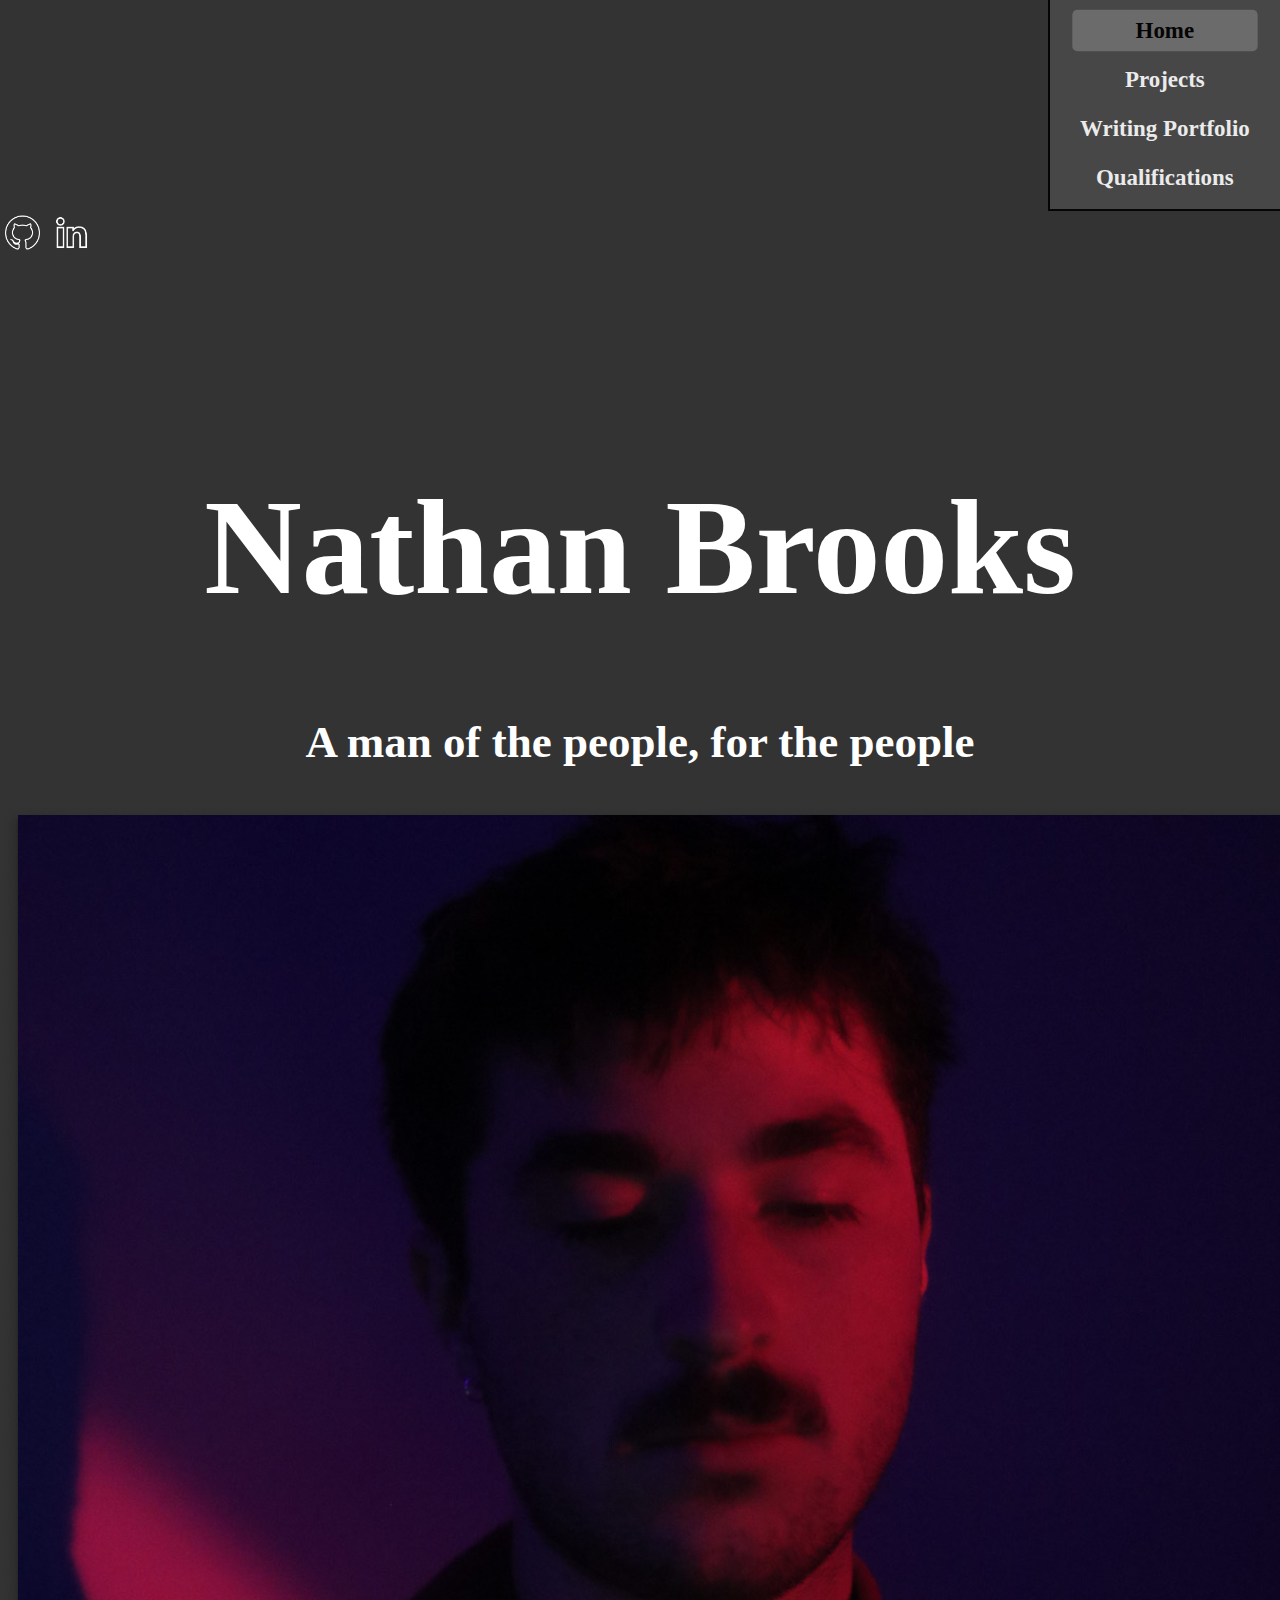
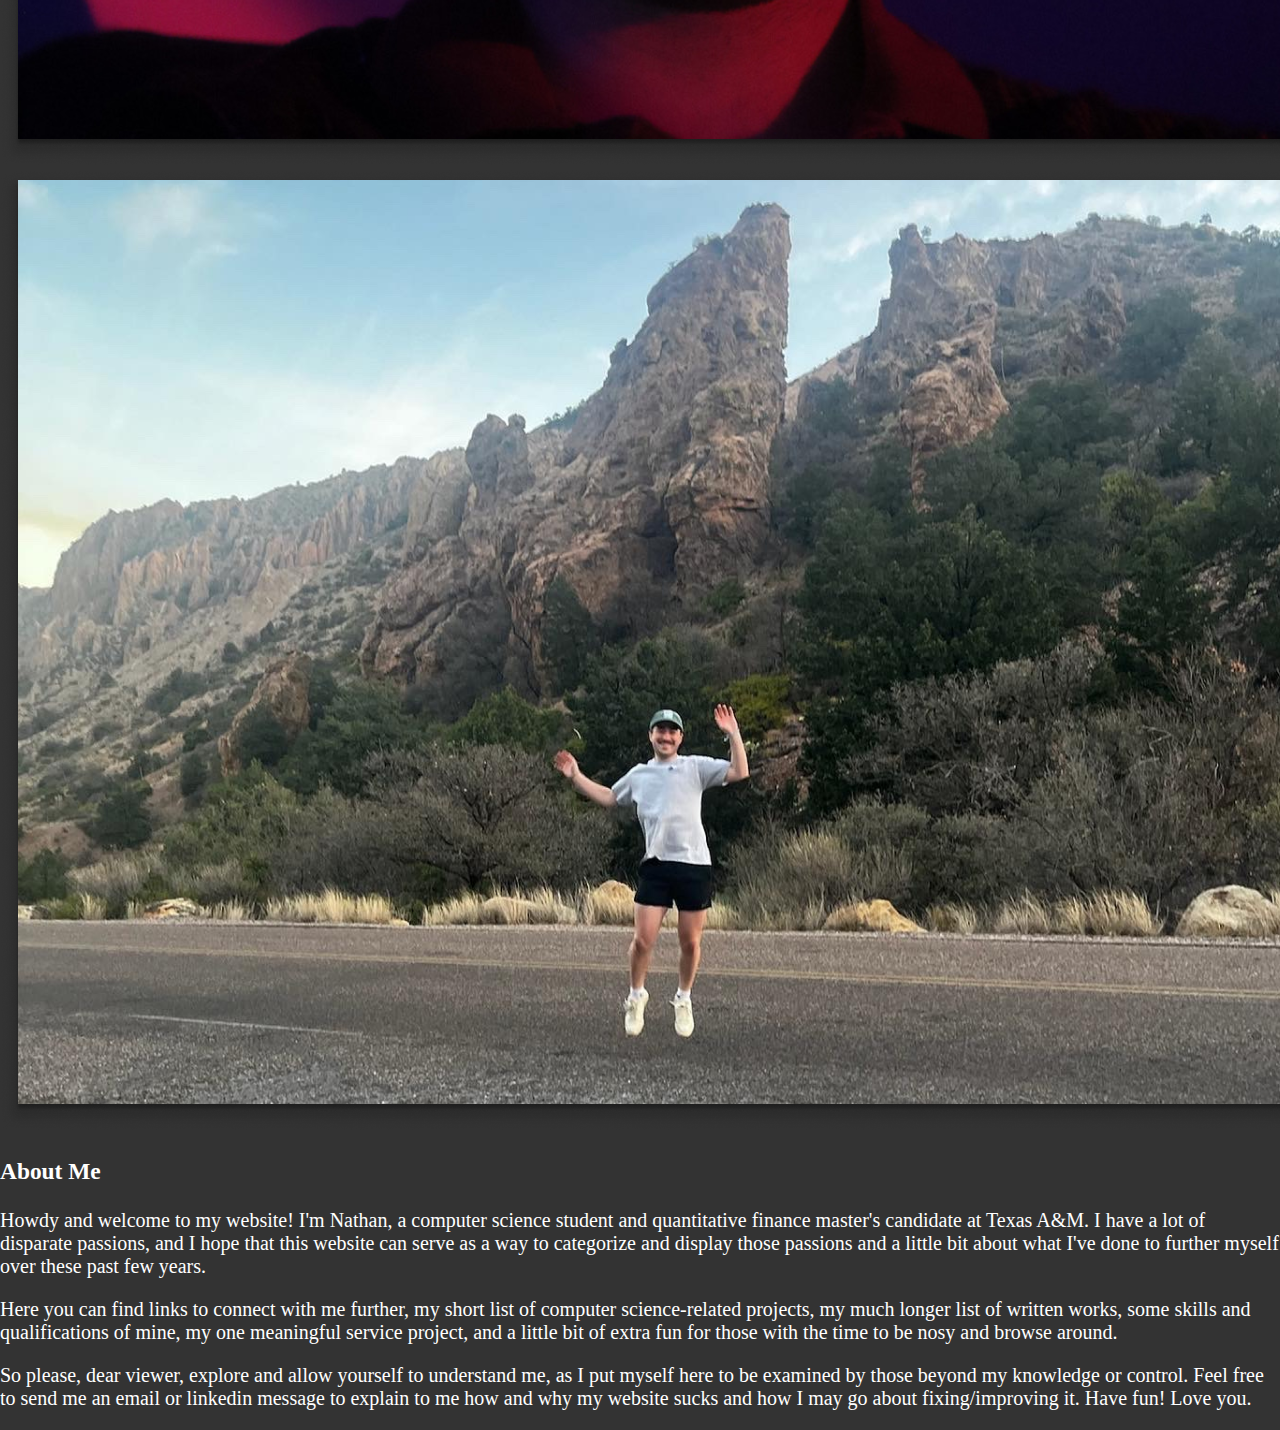
<file: index_HTML.html>
<!DOCTYPE html>
<html lang="en">
<head>
    
  	<meta charset="utf-8">
  	<meta name="viewport" content="initial-scale=1, width=device-width">
  	<meta http-equiv="X-UA-Compatible" content="IE=edge">
    <link id="mainstylesheet" rel="stylesheet"  href="styles1.css" />
    <title>Nathan Brooks</title>

</head>
<body>
  	
    <ul class="menu">
        <li><a class="current" href="index.html">Home</a></li>
        <li><a href="projects.html">Projects</a></li>
        <li><a href="writingportfolio.html">Writing Portfolio</a></li>
        <li><a href="qualifications.html">Qualifications</a></li>
    </ul>

    <div class="button">
        <a href="https://github.com/nthnbrks"><img class="icons" src="pics/github.png"></a>
        <a href="https://www.linkedin.com/in/nthnbrks/"><img class="icons" src="pics/linkedin2.png"></a>
    </div>

    <div class="indexheading">
        <h1 id="title">Nathan Brooks</h1>
        <h2 id="subtitle">A man of the people, for the people</h2>
    </div>

    <div class="pics">
        <img class="cover_pics" src="pics/model.png">
        <img class="cover_pics" src="pics/jumping.png">
    </div>

    <div class="aboutme">
        <h3>About Me</h3>
        <p>
            Howdy and welcome to my website! I'm Nathan, a computer science student
            and quantitative finance master's candidate at Texas A&M. I have a lot
            of disparate passions, and I hope that this website can serve as a way
            to categorize and display those passions and a little bit about what
            I've done to further myself over these past few years.
        </p>
        <p>
            Here you can find links to connect with me further, my short list of computer
            science-related projects, my much longer list of written works, some skills
            and qualifications of mine, my one meaningful service project, and a little
            bit of extra fun for those with the time to be nosy and browse around.
        </p>
        <p>
            So please, dear viewer, explore and allow yourself to understand me, as I put
            myself here to be examined by those beyond my knowledge or control. Feel free
            to send me an email or linkedin message to explain to me how and why my website
            sucks and how I may go about fixing/improving it. Have fun! Love you.
        </p>
    </div>

</body>
</html>
</file>
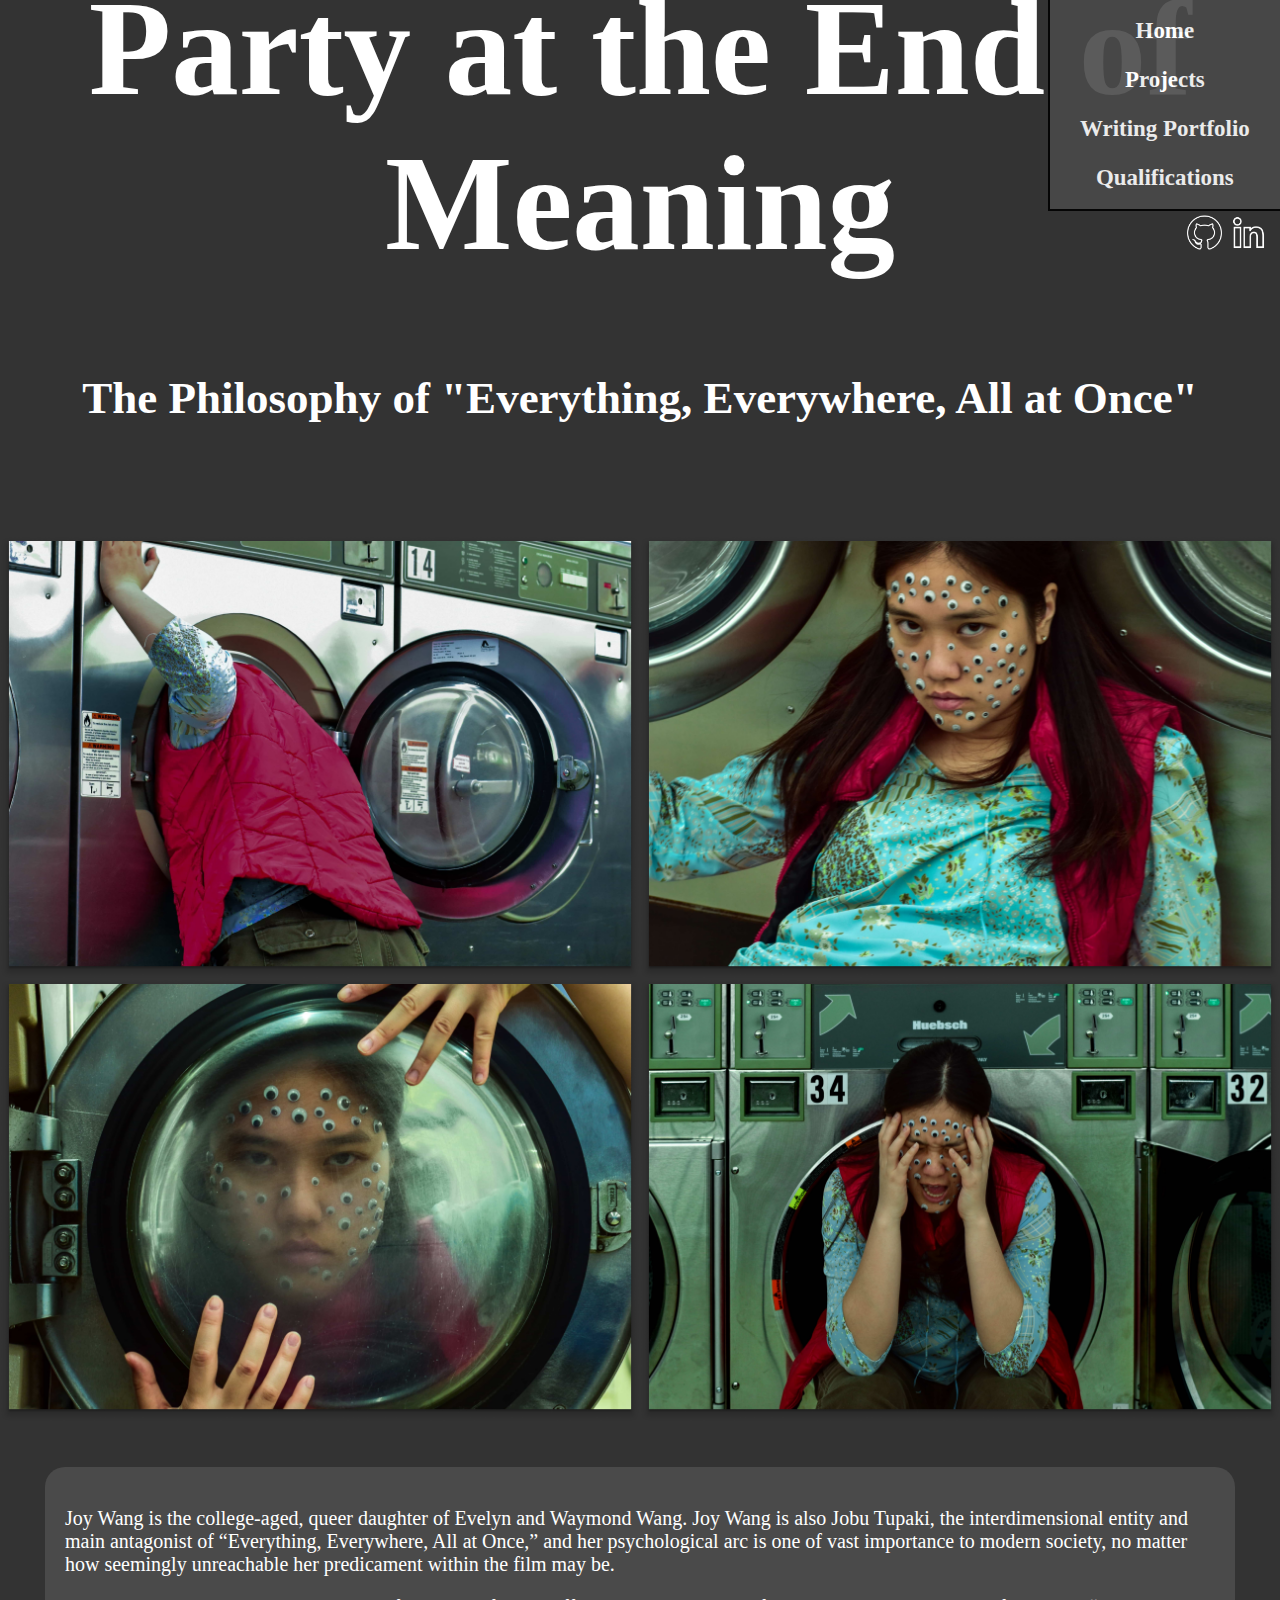
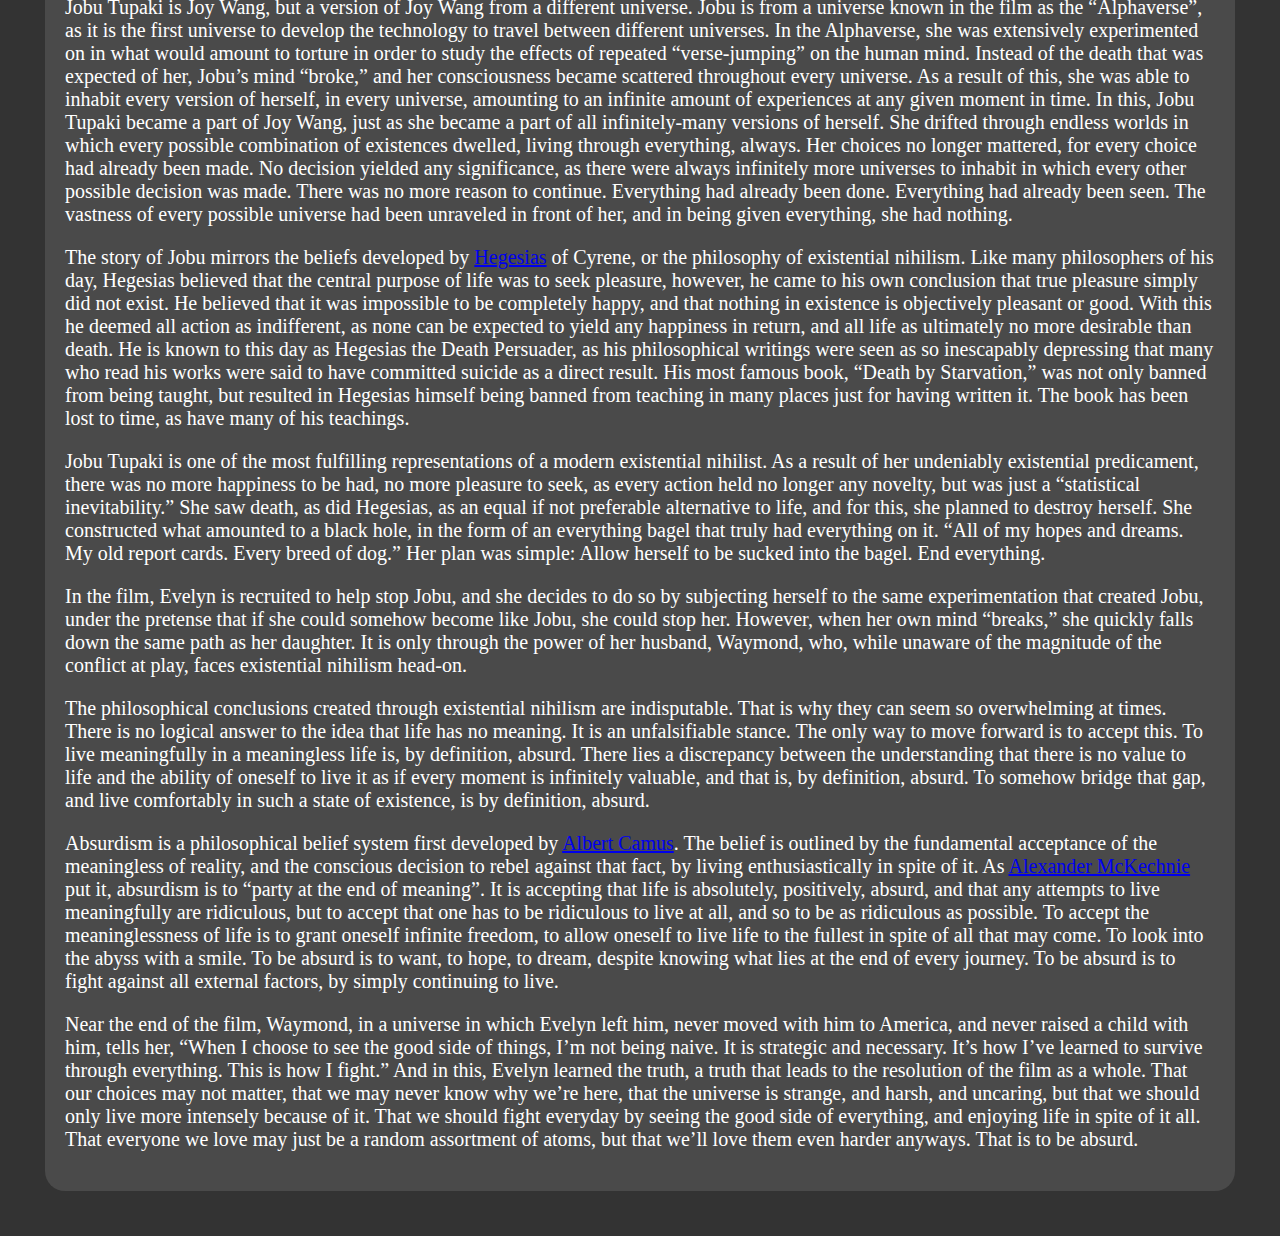
<file: partyattheendofmeaning.html>
<!DOCTYPE html>
<html lang="en">
<head>

  	<meta charset="utf-8">
  	<meta name="viewport" content="initial-scale=1, width=device-width">
  	<meta http-equiv="X-UA-Compatible" content="IE=edge">
  	<link id="mainstylesheet" rel="stylesheet"  href="styles1.css" />
    <title>Party at the End of Meaning</title>

</head>
<body>

        <ul class="menu">
            <li><a href="index.html">Home</a></li>
            <li><a href="projects.html">Projects</a></li>
            <li><a href="writingportfolio.html">Writing Portfolio</a></li>
            <li><a href="qualifications.html">Qualifications</a></li>
        </ul>

        <div class="buttons">
            <a href="https://github.com/nthnbrks"><img class="icons" src="pics/github.png"></a>
            <a href="https://www.linkedin.com/in/nthnbrks/"><img class="icons" src="pics/linkedin2.png"></a>
        </div>

        <div class="article-heading">
            <h1 id="title">Party at the End of Meaning</h1>
            <h2 id="subtitle">The Philosophy of "Everything, Everywhere, All at Once"</h2>
        </div>

        <div class="articlepics-row">
            <img class="articlepics" src="pics/partyattheendofmeaning1.png">
            <img class="articlepics" src="pics/partyattheendofmeaning2.png">
        </div>
        <div class="articlepics-row">
            <img class="articlepics" src="pics/partyattheendofmeaning3.png">
            <img class="articlepics" src="pics/partyattheendofmeaning4.png">
        </div>

        <div class="article">
            <p>
                Joy Wang is the college-aged, queer daughter of Evelyn and Waymond Wang. 
                Joy Wang is also Jobu Tupaki, the interdimensional entity and main 
                antagonist of “Everything, Everywhere, All at Once,” and her psychological 
                arc is one of vast importance to modern society, no matter how seemingly 
                unreachable her predicament within the film may be.
            </p>
            <p>
                Jobu Tupaki is Joy Wang, but a version of Joy Wang from a different universe. 
                Jobu is from a universe known in the film as the “Alphaverse”, as it is the 
                first universe to develop the technology to travel between different 
                universes. In the Alphaverse, she was extensively experimented on in what 
                would amount to torture in order to study the effects of repeated 
                “verse-jumping” on the human mind. Instead of the death that was expected of 
                her, Jobu’s mind “broke,” and her consciousness became scattered throughout 
                every universe. As a result of this, she was able to inhabit every version 
                of herself, in every universe, amounting to an infinite amount of experiences 
                at any given moment in time. In this, Jobu Tupaki became a part of Joy Wang, 
                just as she became a part of all infinitely-many versions of herself. She 
                drifted through endless worlds in which every possible combination of 
                existences dwelled, living through everything, always. Her choices no longer 
                mattered, for every choice had already been made. No decision yielded any 
                significance, as there were always infinitely more universes to inhabit in 
                which every other possible decision was made. There was no more reason to 
                continue. Everything had already been done. Everything had already been seen. 
                The vastness of every possible universe had been unraveled in front of her, 
                and in being given everything, she had nothing.
            </p>
            <p>
                The story of Jobu mirrors the beliefs developed by 
                <a href="https://talesoftimesforgotten.com/2017/05/23/the-most-depressing-book-ever-written-death-by-starvation-by-hegesias-of-kyrene/">Hegesias</a> 
                of Cyrene, or the 
                philosophy of existential nihilism. Like many philosophers of his day, Hegesias 
                believed that the central purpose of life was to seek pleasure, however, he 
                came to his own conclusion that true pleasure simply did not exist. He 
                believed that it was impossible to be completely happy, and that nothing in 
                existence is objectively pleasant or good. With this he deemed all action as 
                indifferent, as none can be expected to yield any happiness in return, and all 
                life as ultimately no more desirable than death. He is known to this day as 
                Hegesias the Death Persuader, as his philosophical writings were seen as so 
                inescapably depressing that many who read his works were said to have committed 
                suicide as a direct result. His most famous book, “Death by Starvation,” was 
                not only banned from being taught, but resulted in Hegesias himself being banned 
                from teaching in many places just for having written it. The book has been lost 
                to time, as have many of his teachings.
            </p>
            <p>
                Jobu Tupaki is one of the most fulfilling representations of a modern existential 
                nihilist. As a result of her undeniably existential predicament, there was no more 
                happiness to be had, no more pleasure to seek, as every action held no longer any 
                novelty, but was just a “statistical inevitability.” She saw death, as did Hegesias, 
                as an equal if not preferable alternative to life, and for this, she planned to 
                destroy herself. She constructed what amounted to a black hole, in the form of an 
                everything bagel that truly had everything on it. “All of my hopes and dreams. 
                My old report cards. Every breed of dog.” Her plan was simple: Allow herself to be 
                sucked into the bagel. End everything.
            </p>
            <p>
                In the film, Evelyn is recruited to help stop Jobu, and she decides to do so by 
                subjecting herself to the same experimentation that created Jobu, under the 
                pretense that if she could somehow become like Jobu, she could stop her. However, 
                when her own mind “breaks,” she quickly falls down the same path as her daughter. 
                It is only through the power of her husband, Waymond, who, while unaware of the 
                magnitude of the conflict at play, faces existential nihilism head-on.
            </p>
            <p>
                The philosophical conclusions created through existential nihilism are indisputable. 
                That is why they can seem so overwhelming at times. There is no logical answer to 
                the idea that life has no meaning. It is an unfalsifiable stance. The only way to 
                move forward is to accept this. To live meaningfully in a meaningless life is, by 
                definition, absurd. There lies a discrepancy between the understanding that there 
                is no value to life and the ability of oneself to live it as if every moment is 
                infinitely valuable, and that is, by definition, absurd. To somehow bridge that gap, 
                and live comfortably in such a state of existence, is by definition, absurd.
            </p>
            <p>
                Absurdism is a philosophical belief system first developed by 
                <a href="https://www.philosophytalk.org/blog/camus-and-absurdity">Albert Camus</a>. The 
                belief is outlined by the fundamental acceptance of the meaningless of reality, 
                and the conscious decision to rebel against that fact, by living enthusiastically 
                in spite of it. As 
                <a href="https://www.youtube.com/watch?v=Jv79l1b-eoI">Alexander McKechnie</a> put it, absurdism is to “party at the end 
                of meaning”. It is accepting that life is absolutely, positively, absurd, and that 
                any attempts to live meaningfully are ridiculous, but to accept that one has to be 
                ridiculous to live at all, and so to be as ridiculous as possible. To accept the 
                meaninglessness of life is to grant oneself infinite freedom, to allow oneself to 
                live life to the fullest in spite of all that may come. To look into the abyss with 
                a smile. To be absurd is to want, to hope, to dream, despite knowing what lies at 
                the end of every journey. To be absurd is to fight against all external factors, 
                by simply continuing to live. 
            </p>
            <p>
                Near the end of the film, Waymond, in a universe in which Evelyn left him, never 
                moved with him to America, and never raised a child with him, tells her, “When 
                I choose to see the good side of things, I’m not being naive. It is strategic and 
                necessary. It’s how I’ve learned to survive through everything. This is how I 
                fight.” And in this, Evelyn learned the truth, a truth that leads to the resolution 
                of the film as a whole. That our choices may not matter, that we may never know why 
                we’re here, that the universe is strange, and harsh, and uncaring, but that we 
                should only live more intensely because of it. That we should fight everyday by 
                seeing the good side of everything, and enjoying life in spite of it all. That 
                everyone we love may just be a random assortment of atoms, but that we’ll love 
                them even harder anyways. That is to be absurd.
            </p>
        </div>

</body>
</html>
</file>
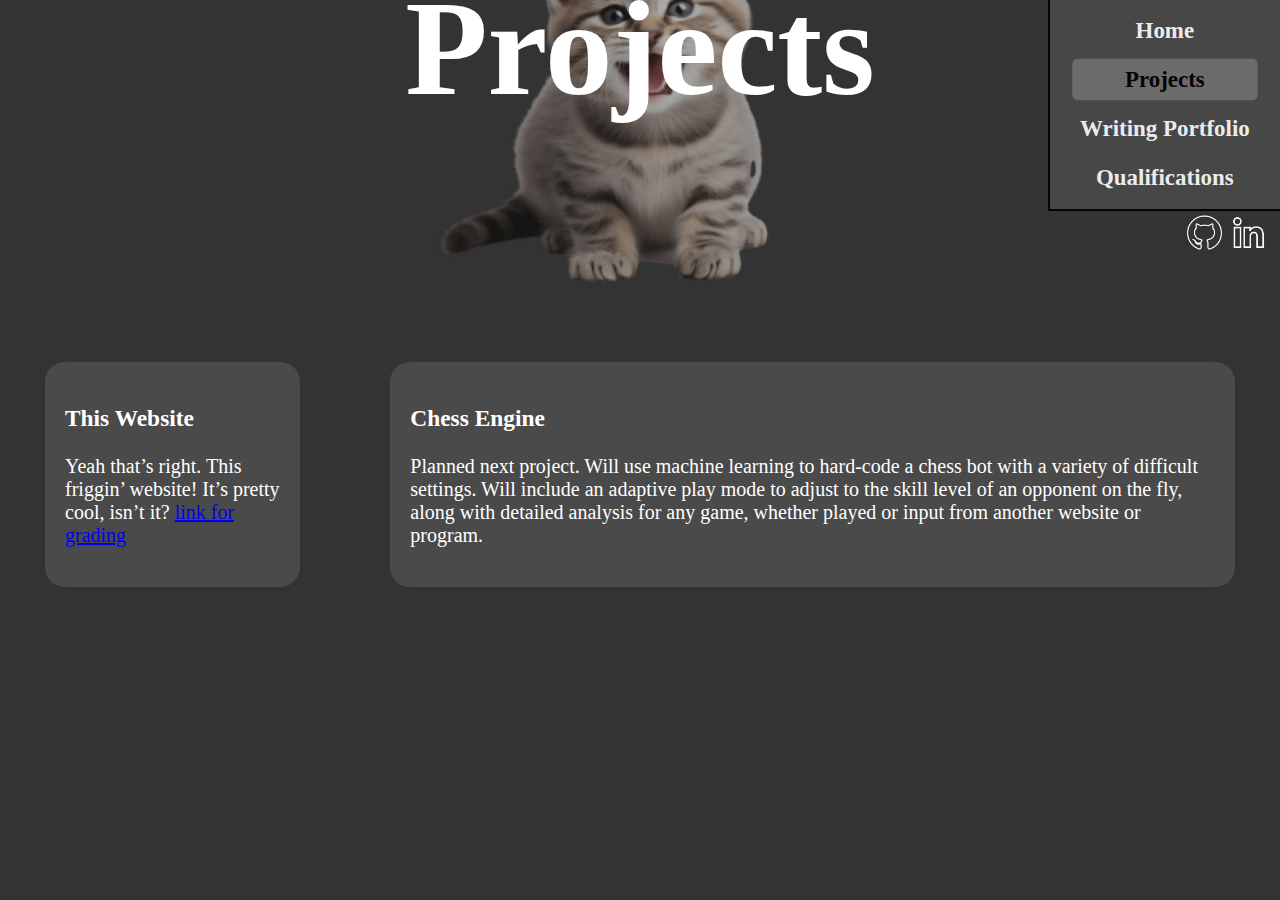
<file: projects.html>
<!DOCTYPE html>
<html lang="en">
<head>

  	<meta charset="utf-8">
  	<meta name="viewport" content="initial-scale=1, width=device-width">
  	<meta http-equiv="X-UA-Compatible" content="IE=edge">
  	<link id="mainstylesheet" rel="stylesheet"  href="styles1.css" />
    <title>Projects</title>

</head>
<body>

        <ul class="menu">
            <li><a href="index.html">Home</a></li>
            <li><a class="current" href="projects.html">Projects</a></li>
            <li><a href="writingportfolio.html">Writing Portfolio</a></li>
            <li><a href="qualifications.html">Qualifications</a></li>
        </ul>

        <div class="buttons">
            <a href="https://github.com/nthnbrks"><img class="icons" src="pics/github.png"></a>
            <a href="https://www.linkedin.com/in/nthnbrks/"><img class="icons" src="pics/linkedin2.png"></a>
        </div>

        <div class="projects-heading">
            <h1 id="title">Projects</h1>
        </div>

        <div class="projectlist">

            <div class="projects"><h3>This Website</h3>
                <p>
                    Yeah that’s right. This friggin’ website! 
                    It’s pretty cool, isn’t it?
                    <a href="https://github.com/CSCE331-Fall2024/personal-website-nthnbrks">link for grading</a>
                </p>
            </div>

            <div class="projects"> <h3>Chess Engine</h3>
                <p>
                    Planned next project. Will use machine learning 
                    to hard-code a chess bot with a variety of 
                    difficult settings. Will include an adaptive play 
                    mode to adjust to the skill level of an opponent 
                    on the fly, along with detailed analysis for any 
                    game, whether played or input from another website 
                    or program.
                </p>
            </div>
        </div>

</body>
</html>
</file>
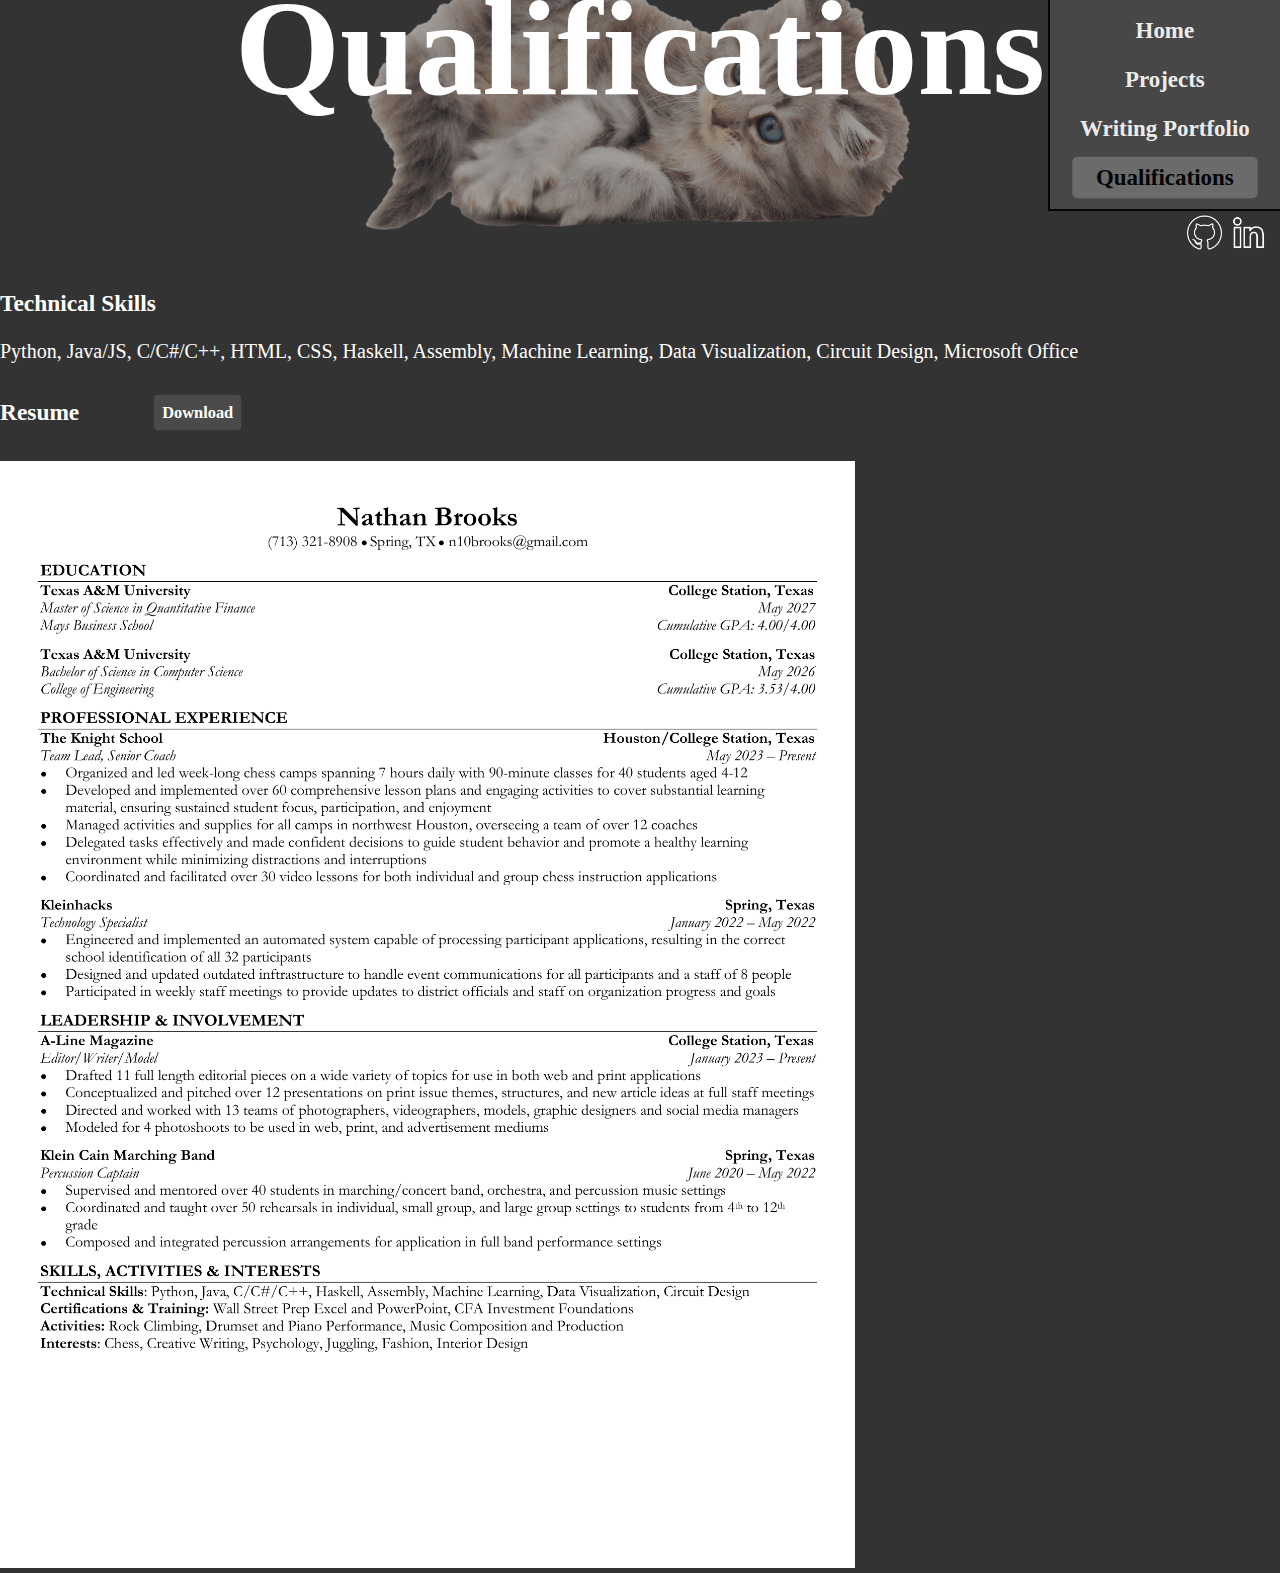
<file: qualifications.html>
<!DOCTYPE html>
<html lang="en">
<head>

        <meta charset="utf-8">
        <meta name="viewport" content="initial-scale=1, width=device-width">
        <meta http-equiv="X-UA-Compatible" content="IE=edge">
        <link id="mainstylesheet" rel="stylesheet"  href="styles1.css" />
        <title>Qualifications</title>

    </head>
    <body>

        <ul class="menu">
            <li><a href="index.html">Home</a></li>
            <li><a href="projects.html">Projects</a></li>
            <li><a href="writingportfolio.html">Writing Portfolio</a></li>
            <li><a class="current" href="qualifications.html">Qualifications</a></li>
        </ul>

        <div class="buttons">
            <a href="https://github.com/nthnbrks"><img class="icons" src="pics/github.png"></a>
            <a href="https://www.linkedin.com/in/nthnbrks/"><img class="icons" src="pics/linkedin2.png"></a>
        </div>

        <div class="qualifications-heading">
            <h1 id="title">Qualifications</h1>
        </div>

        <h3>Technical Skills</h3>
        <p>Python, Java/JS, C/C#/C++, HTML, CSS, Haskell, Assembly, 
            Machine Learning, Data Visualization, Circuit Design, Microsoft Office</p>

        <h3>
            Resume
            <span class="resumedownload">
                <a href="pics/27May_Brooks_Nathan_August25.pdf" download>Download</a>
            </span>
        </h3>
        
        <div><img class="resume" src="pics/27May_Brooks_Nathan_August25.png"></div>

</body>
</html>
</file>
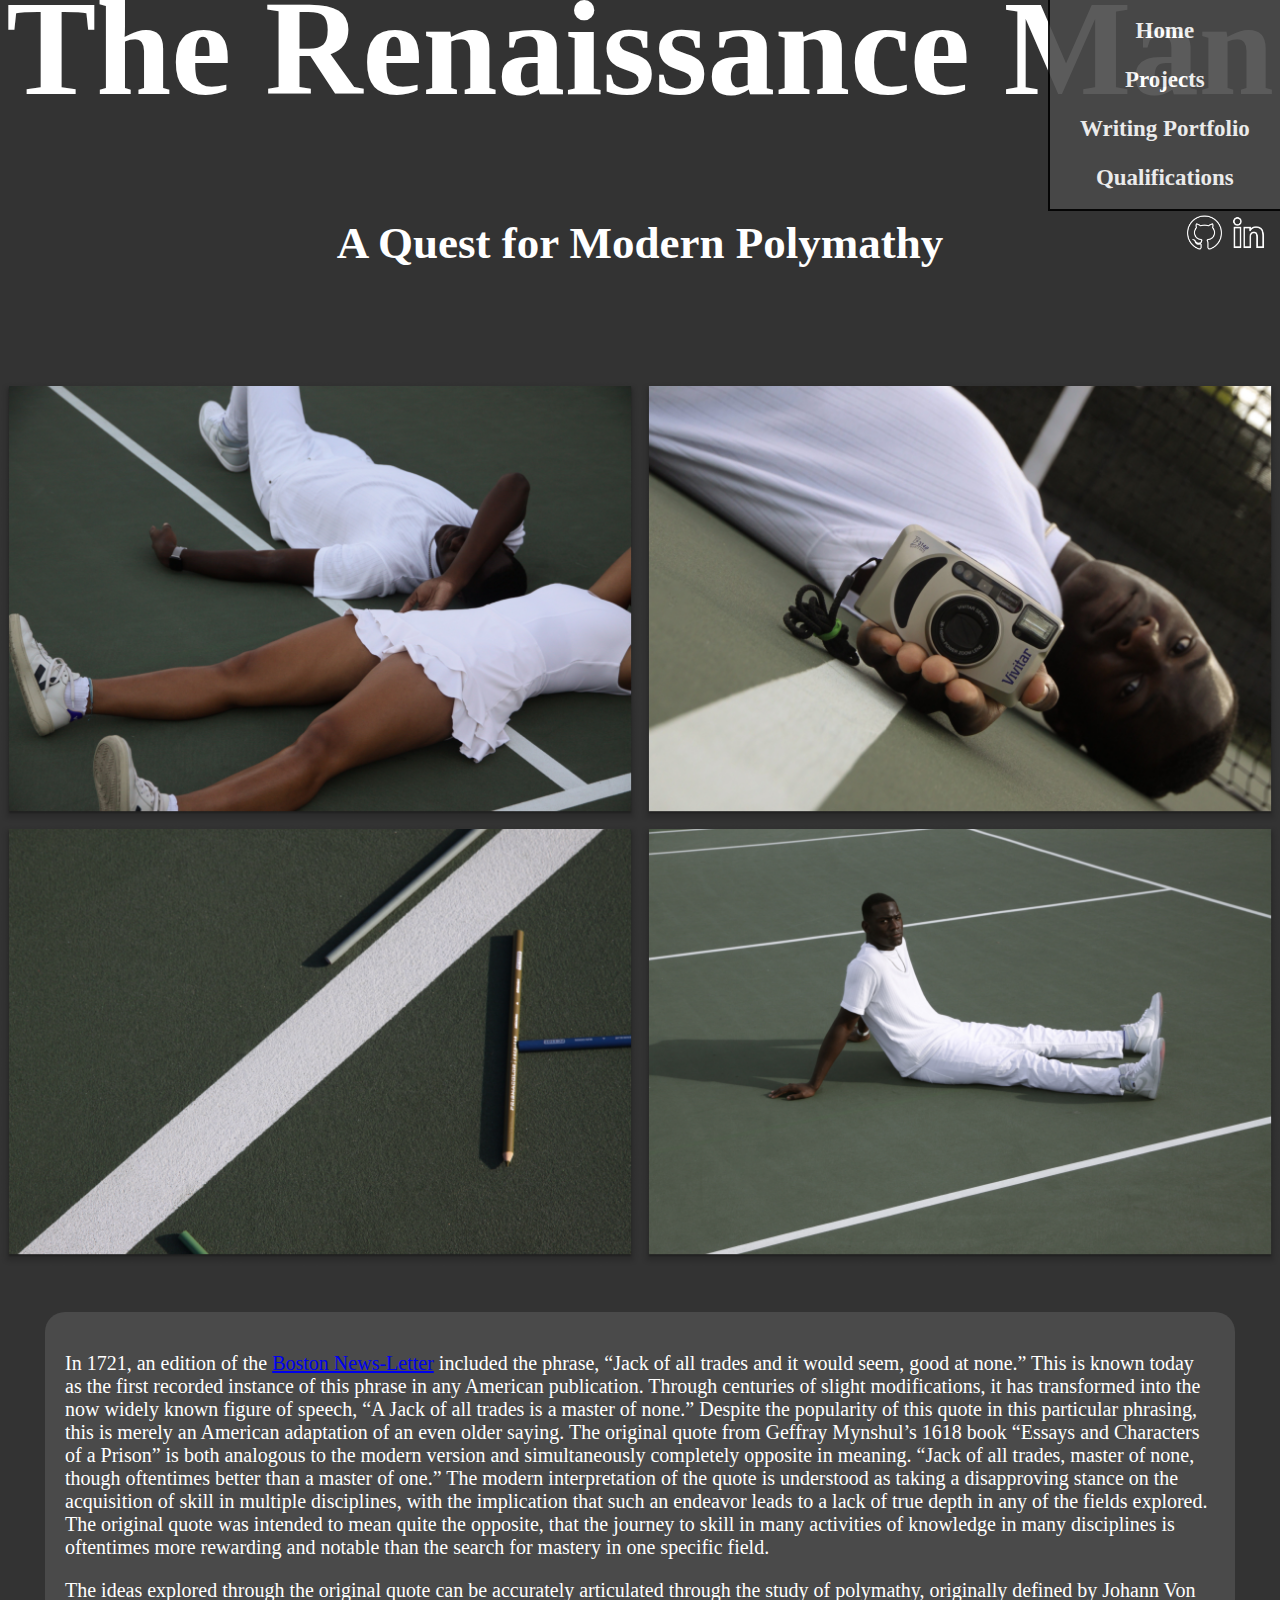
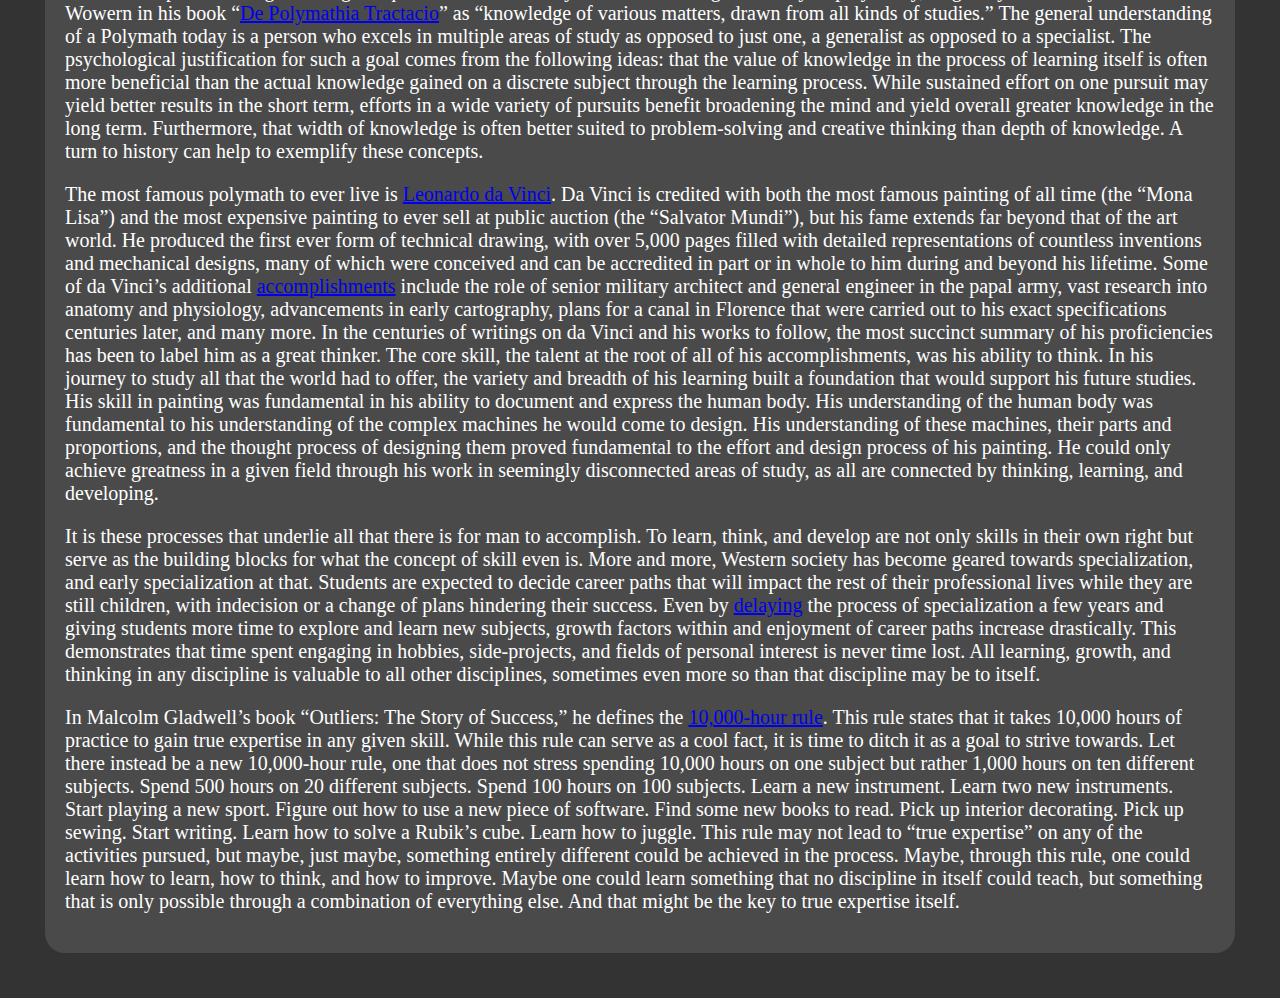
<file: therenaissanceman.html>
<!DOCTYPE html>
<html lang="en">
<head>

  	<meta charset="utf-8">
  	<meta name="viewport" content="initial-scale=1, width=device-width">
  	<meta http-equiv="X-UA-Compatible" content="IE=edge">
  	<link id="mainstylesheet" rel="stylesheet"  href="styles1.css" />
    <title>The Renaissance Man</title>

</head>
<body>

        <ul class="menu">
            <li><a href="index.html">Home</a></li>
            <li><a href="projects.html">Projects</a></li>
            <li><a href="writingportfolio.html">Writing Portfolio</a></li>
            <li><a href="qualifications.html">Qualifications</a></li>
        </ul>

        <div class="buttons">
            <a href="https://github.com/nthnbrks"><img class="icons" src="pics/github.png"></a>
            <a href="https://www.linkedin.com/in/nthnbrks/"><img class="icons" src="pics/linkedin2.png"></a>
        </div>

        <div class="article-heading">
            <h1 id="title">The Renaissance Man</h1>
            <h2 id="subtitle">A Quest for Modern Polymathy</h2>
        </div>

        <div class="articlepics-row">
            <img class="articlepics" src="pics/therenaissanceman1.png">
            <img class="articlepics" src="pics/therenaissanceman2.png">
        </div>
        <div class="articlepics-row">
            <img class="articlepics" src="pics/therenaissanceman3.png">
            <img class="articlepics" src="pics/therenaissanceman4.png">
        </div>

        <div class="article">
            <p>
                In 1721, an edition of the 
                <a href="https://idiomation.wordpress.com/2010/08/03/jack-of-all-trades/">Boston News-Letter</a> 
                included the phrase, “Jack of all trades and it would seem, good at none.” 
                This is known today as the first recorded instance of this phrase in any American 
                publication. Through centuries of slight modifications, it has transformed into 
                the now widely known figure of speech, “A Jack of all trades is a master of none.” 
                Despite the popularity of this quote in this particular phrasing, this is merely 
                an American adaptation of an even older saying. The original quote from Geffray 
                Mynshul’s 1618 book “Essays and Characters of a Prison” is both analogous to the 
                modern version and simultaneously completely opposite in meaning. “Jack of all 
                trades, master of none, though oftentimes better than a master of one.” The 
                modern interpretation of the quote is understood as taking a disapproving stance 
                on the acquisition of skill in multiple disciplines, with the implication that 
                such an endeavor leads to a lack of true depth in any of the fields explored. The 
                original quote was intended to mean quite the opposite, that the journey to skill 
                in many activities of knowledge in many disciplines is oftentimes more rewarding 
                and notable than the search for mastery in one specific field. 
            </p>
            <p>       
                The ideas explored through the original quote can be accurately articulated through 
                the study of polymathy, originally defined by Johann Von Wowern in his book 
                “<a href="https://archive.org/details/bub_gb_QWVA4EYdY6cC/page/n5/mode/2up">De Polymathia Tractacio</a>” 
                as “knowledge of various matters, drawn from all kinds of studies.” The general 
                understanding of a Polymath today is a person who excels in multiple areas of study 
                as opposed to just one, a generalist as opposed to a specialist. The psychological 
                justification for such a goal comes from the following ideas: that the value of knowledge 
                in the process of learning itself is often more beneficial than the actual knowledge 
                gained on a discrete subject through the learning process. While sustained effort on 
                one pursuit may yield better results in the short term, efforts in a wide variety of 
                pursuits benefit broadening the mind and yield overall greater knowledge in the long 
                term. Furthermore, that width of knowledge is often better suited to problem-solving 
                and creative thinking than depth of knowledge. A turn to history can help to exemplify 
                these concepts.
            </p>
            <p>  
                The most famous polymath to ever live is 
                <a href="https://www.leonardodavinci.net/">Leonardo da Vinci</a>. Da Vinci is credited 
                with both the most famous painting of all time (the “Mona Lisa”) and the most expensive 
                painting to ever sell at public auction (the “Salvator Mundi”), but his fame extends 
                far beyond that of the art world. He produced the first ever form of technical drawing, 
                with over 5,000 pages filled with detailed representations of countless inventions and 
                mechanical designs, many of which were conceived and can be accredited in part or in 
                whole to him during and beyond his lifetime. Some of da Vinci’s additional 
                <a href="https://www.britannica.com/biography/Leonardo-da-Vinci">accomplishments</a> 
                include the role of senior military architect and general engineer 
                in the papal army, vast research into anatomy and physiology, advancements in early 
                cartography, plans for a canal in Florence that were carried out to his exact 
                specifications centuries later, and many more. In the centuries of writings on da 
                Vinci and his works to follow, the most succinct summary of his proficiencies has 
                been to label him as a great thinker. The core skill, the talent at the root of all 
                of his accomplishments, was his ability to think. In his journey to study all that 
                the world had to offer, the variety and breadth of his learning built a foundation 
                that would support his future studies. His skill in painting was fundamental in his 
                ability to document and express the human body. His understanding of the human body 
                was fundamental to his understanding of the complex machines he would come to design. 
                His understanding of these machines, their parts and proportions, and the thought 
                process of designing them proved fundamental to the effort and design process of his 
                painting. He could only achieve greatness in a given field through his work in 
                seemingly disconnected areas of study, as all are connected by thinking, learning, 
                and developing. 
            </p>
            <p>
                It is these processes that underlie all that there is for man to accomplish. To 
                learn, think, and develop are not only skills in their own right but serve as the 
                building blocks for what the concept of skill even is. More and more, Western 
                society has become geared towards specialization, and early specialization at that. 
                Students are expected to decide career paths that will impact the rest of their 
                professional lives while they are still children, with indecision or a change of 
                plans hindering their success. Even by 
                <a href="https://www.tedxmanchester.com/speakers-2020/david-epstein/">delaying</a> 
                the process of specialization a few years and giving students more time to explore 
                and learn new subjects, growth factors within and enjoyment of career paths 
                increase drastically. This demonstrates that time spent engaging in hobbies, 
                side-projects, and fields of personal interest is never time lost. All learning, 
                growth, and thinking in any discipline is valuable to all other disciplines, 
                sometimes even more so than that discipline may be to itself.
            </p>
            <p>
                In Malcolm Gladwell’s book “Outliers: The Story of Success,” he defines the 
                <a href="https://www.ncbi.nlm.nih.gov/pmc/articles/PMC4662388/">10,000-hour rule</a>. 
                This rule states that it takes 10,000 hours of practice to gain true expertise in 
                any given skill. While this rule can serve as a cool fact, it is time to ditch it 
                as a goal to strive towards. Let there instead be a new 10,000-hour rule, one that 
                does not stress spending 10,000 hours on one subject but rather 1,000 hours on ten 
                different subjects. Spend 500 hours on 20 different subjects. Spend 100 hours on 
                100 subjects. Learn a new instrument. Learn two new instruments. Start playing a 
                new sport. Figure out how to use a new piece of software. Find some new books to 
                read. Pick up interior decorating. Pick up sewing. Start writing. Learn how to solve 
                a Rubik’s cube. Learn how to juggle. This rule may not lead to “true expertise” on 
                any of the activities pursued, but maybe, just maybe, something entirely different 
                could be achieved in the process. Maybe, through this rule, one could learn how to 
                learn, how to think, and how to improve. Maybe one could learn something that no 
                discipline in itself could teach, but something that is only possible through a 
                combination of everything else. And that might be the key to true expertise itself.
            </p>
        </div>

</body>
</html>
</file>
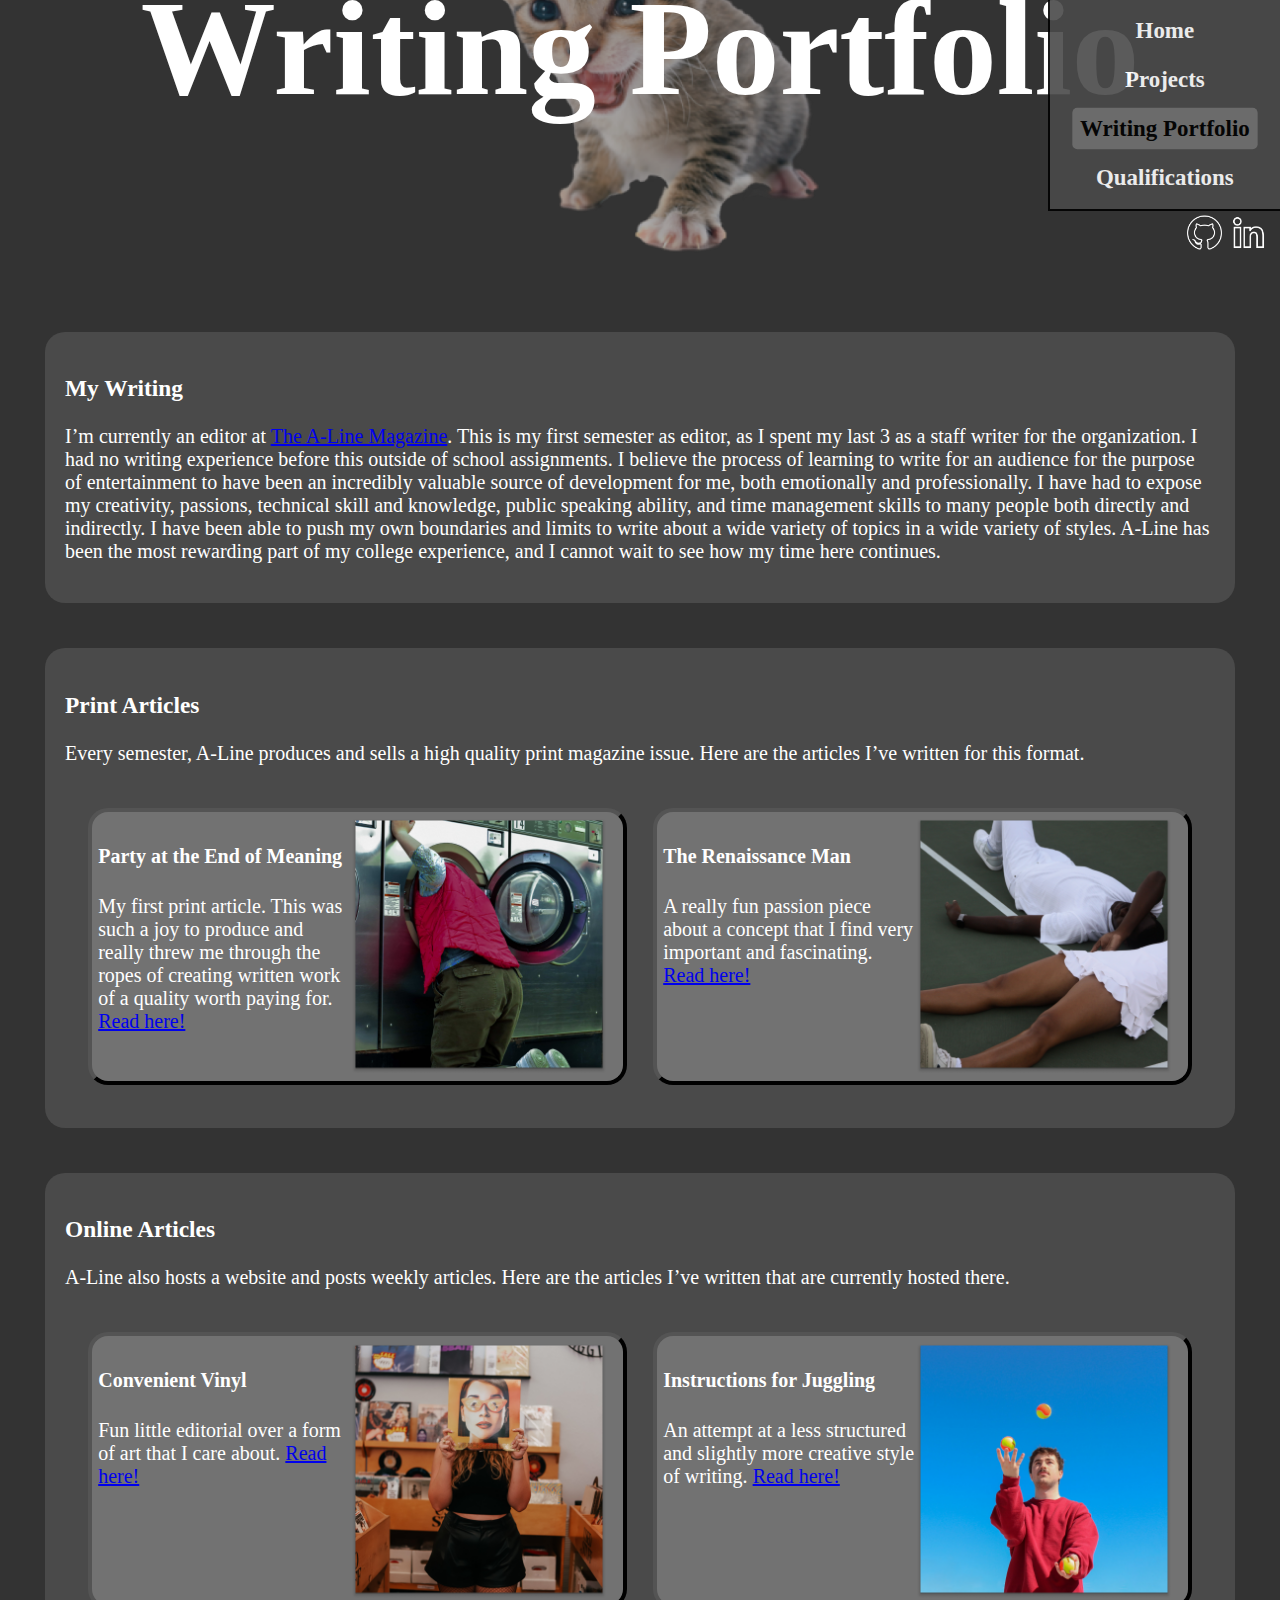
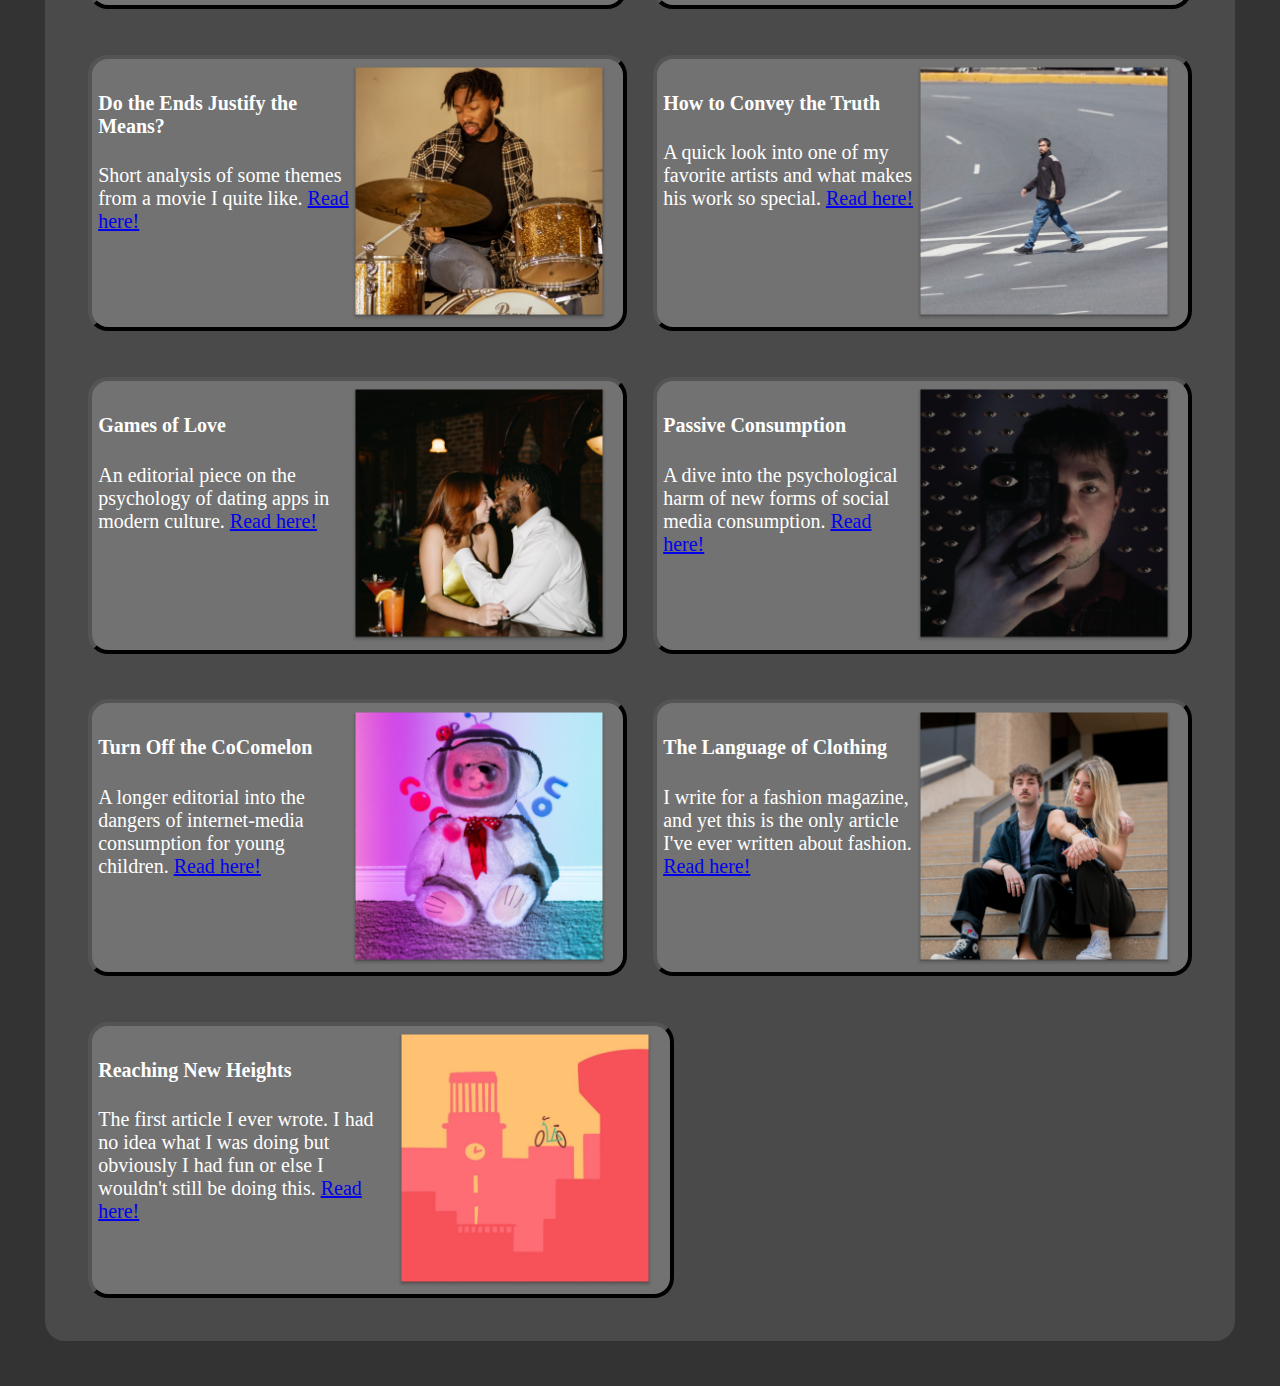
<file: writingportfolio.html>
<!DOCTYPE html>
<html lang="en">
<head>

  	<meta charset="utf-8">
  	<meta name="viewport" content="initial-scale=1, width=device-width">
  	<meta http-equiv="X-UA-Compatible" content="IE=edge">
  	<link id="mainstylesheet" rel="stylesheet"  href="styles1.css" />
    <title>Writing Portfolio</title>

</head>
<body>

        <ul class="menu">
            <li><a href="index.html">Home</a></li>
            <li><a href="projects.html">Projects</a></li>
            <li><a class="current" href="writingportfolio.html">Writing Portfolio</a></li>
            <li><a href="qualifications.html">Qualifications</a></li>
        </ul>

        <div class="buttons">
            <a href="https://github.com/nthnbrks"><img class="icons" src="pics/github.png"></a>
            <a href="https://www.linkedin.com/in/nthnbrks/"><img class="icons" src="pics/linkedin2.png"></a>
        </div>

        <div class="writing-heading">
            <h1 id="title">Writing Portfolio</h1>
        </div>
        <div class="mywriting">
            <h3>My Writing</h3>
            <p>
                I’m currently an editor at 
                <a href="https://www.thealinemag.com/">The A-Line Magazine</a>. 
                This is my first semester as editor, as I spent my last 3 as a staff
                writer for the organization. I had no writing experience before this outside
                of school assignments. I believe the process of learning to write for an
                audience for the purpose of entertainment to have
                been an incredibly valuable source of development for me, both emotionally
                and professionally. I have had to expose my creativity, passions, technical skill
                and knowledge, public speaking ability, and time management skills to many 
                people both directly and indirectly. I have been able to push my own boundaries
                and limits to write about a wide variety of topics in a wide variety of styles.
                A-Line has been the most rewarding part of my college experience, and I cannot
                wait to see how my time here continues.

                
            </p>
        </div>
    
        <div class="print">
            <h3>Print Articles</h3>
            <p>
                Every semester, A-Line produces and sells a high quality 
                print magazine issue. Here are the articles I’ve written 
                for this format.
            </p>

            <div class="print_list">
                <div class="print_articles">
                    <l1>
                        <img class="Print_pics" src="pics/partyattheendofmeaning.png">
                        <h4>Party at the End of Meaning</h4>
                        <p>
                            My first print article. This was such a joy to produce 
                            and really threw me through the ropes of creating 
                            written work of a quality worth paying for. 
                            <a href="partyattheendofmeaning.html">Read here!</a>
                        </p>
                    </l1>
                </div>
                <div class="print_articles">
                    <l1>
                        <img class="Print_pics" src="pics/therenaissanceman.png">
                        <h4>The Renaissance Man</h4>
                        <p>
                            A really fun passion piece about a concept that 
                            I find very important and fascinating. 
                            <a href="therenaissanceman.html">Read here!</a>
                        </p>
                    </l1>
                </div>
            </div>
        </div>

        <div class="online">
            <h3>Online Articles</h3>
            <p>
                A-Line also hosts a website and posts weekly articles.
                Here are the articles 
                I’ve written that are currently hosted there.
            </p>

            <div class="online_list">
                <div class="online_row">
                    <div class="online_articles">
                        <l1>
                            <img class="Online_pics" src="pics/convenientvinyl.png">
                            <h4>Convenient Vinyl</h4>
                            <p>
                                Fun little editorial over a form of art that I care about.
                                <a href="https://www.thealinemag.com/new-articles/convenient-vinyl">Read here!</a>
                            </p>
                        </l1>
                    </div>
                    <div class="online_articles">
                        <l1>
                            <img class="Online_pics" src="pics/instructionsforjuggling.png">
                            <h4>Instructions for Juggling</h4>
                            <p>
                                An attempt at a less structured and 
                                slightly more creative style of writing. 
                                <a href="https://www.thealinemag.com/lifestyle-1/instructions-for-juggling">Read here!</a>
                            </p>
                        </l1>
                    </div>
                </div>
                <div class="online_row">
                    <div class="online_articles">
                        <l1>
                            <img class="Online_pics" src="pics/dotheendsjustifythemeans.png">
                            <h4>Do the Ends Justify the Means?</h4>
                            <p>
                                Short analysis of some themes from a movie I quite like. 
                                <a href="https://www.thealinemag.com/opinion/do-the-ends-justify-the-means">Read here!</a>
                            </p>
                        </l1>
                    </div>
                    <div class="online_articles">
                        <l1>
                            <img class="Online_pics" src="pics/howtoconveythetruth.png">
                            <h4>How to Convey the Truth</h4>
                            <p>
                                A quick look into one of my favorite artists and what
                                makes his work so special. 
                                <a href="https://www.thealinemag.com/entertainment-socialmedia/how-to-convey-the-truth">Read here!</a>
                            </p>
                        </l1>
                    </div>
                </div>
                <div class="online_row">
                    <div class="online_articles">
                        <l1>
                            <img class="Online_pics" src="pics/gamesoflove.png">
                            <h4>Games of Love</h4>
                            <p>
                                An editorial piece on the psychology of dating apps
                                in modern culture.
                                <a href="https://www.thealinemag.com/new-blog-2/games-of-love">Read here!</a>
                            </p>
                        </l1>
                    </div>
                    <div class="online_articles">
                        <l1>
                            <img class="Online_pics" src="pics/passiveconsumption.png">
                            <h4>Passive Consumption</h4>
                            <p>
                                A dive into the psychological harm of new forms
                                of social media consumption.
                                <a href="https://www.thealinemag.com/new-blog-2/passiveconsumption">Read here!</a>
                            </p>
                        </l1>
                    </div>
                </div>
                <div class="online_row">
                    <div class="online_articles">
                        <l1>
                            <img class="Online_pics" src="pics/turnoffthecocomelon.png">
                            <h4>Turn Off the CoComelon</h4>
                            <p>
                                A longer editorial into the dangers of internet-media
                                consumption for young children.
                                <a href="https://www.thealinemag.com/new-blog-2/internet-child-development">Read here!</a>
                            </p>
                        </l1>
                    </div>
                    <div class="online_articles">
                        <l1>
                            <img class="Online_pics" src="pics/thelanguageofclothing.png">
                            <h4>The Language of Clothing</h4>
                            <p>
                                I write for a fashion magazine, and yet this is
                                the only article I've ever written about fashion.
                                <a href="https://www.thealinemag.com/style/language-of-clothing">Read here!</a>
                            </p>
                        </l1>
                    </div>
                </div>
                <div class="online_row">
                    <div class="online_articles">
                        <l1>
                            <img class="Online_pics" src="pics/reachingnewheights.png">
                            <h4>Reaching New Heights</h4>
                            <p>
                                The first article I ever wrote. I had no idea what
                                I was doing but obviously I had fun or else I wouldn't
                                still be doing this.
                                <a href="https://www.thealinemag.com/opinion/tamu-veo">Read here!</a>
                            </p>
                        </l1>
                    </div>
                </div>
            </div>
        </div>

</body>
</html>
</file>
<file: styles1.css>
/*colors*/
html{
    --maincolor: #333333;
    --secondcolor: #4a4a4a;
    --thirdcolor: #727272;
    --textmaincolor: #ffffff;
    --uilcurrenttextcolor: #000000;
}

/*menu*/
ul.menu{
    position: sticky;
    justify-content: center;
    margin: 0;
    top: 0;
    left: 100%;
    right: 0;
    display: inline-block;
    list-style-type: none;
    font-size: 3vmin;
    background-color: var(--secondcolor);
    padding: .5%;
    opacity: 90%;
    border-style: solid;    
    border-bottom-width: 2px;
    border-top-width: 0;
    border-left-width: 2px;
    border-right-width: 0;
    z-index: 1;
    border-color: #000000;
}

.menu li a{
    border-radius: 6px;
    color: var(--textmaincolor);
    display: flex;
    text-decoration: none;
    flex-direction: row;
    align-items: center;
    justify-content: center;
    padding: 1vmin;
    font-weight: bolder;
    transform: scale(.85);
    transition: .4s;
}

.menu li a:hover{
    background-color: var(--thirdcolor);
    color: var(--uilcurrenttextcolor);
    transform: scale(1);
    transition: .4s;
}
.current{
    background-color: var(--thirdcolor);
    color: var(--uilcurrenttextcolor) !important; 
    scale: 1;
}

/*top right menu buttons*/
.buttons{
    position: fixed;
    display: flex;
    align-items: center;
    right: 10px;
    z-index: 1;
}

.style-switch{
    position: relative;
    cursor: pointer;
    background-color: var(--secondcolor);
    color: var(--textmaincolor);
    display: inline-block;
    width: 6vmin;
    height: 4vmin;
    justify-content: center;
    border-radius: 6px;
    border-width: 1px;
    font-size: 1.3vmin;
    padding:0;
    margin-right:.5vmin;
}

.icons{
    width: 35px;
    margin: .5vmin;
    filter: invert(1);
}

/*headings*/
.index-heading{
    margin-top: -47vmin;
    background-image: url(pics/indexcat.png);
    padding-bottom: 100px;
    background-repeat: no-repeat;
    background-size: 120vmin;
    background-position: center;
}

.projects-heading{
    margin-top: -50vmin;
    background-image: url(pics/technicalcat.png);
    padding-bottom: 100px;
    background-repeat: no-repeat;
    background-size: 110vmin;
    background-position: center;
}

.writing-heading{
    margin-top: -50vmin;
    background-image: url(pics/writingcat.png);
    padding-bottom: 70px;
    background-repeat: no-repeat;
    background-size: 110vmin;
    background-position: center;
}

.qualifications-heading{
    margin-top: -50vmin;
    background-image: url(pics/qualifiedcat.png);
    padding-bottom: 50px;
    background-repeat: no-repeat;
    background-size: 110vmin;
    background-position: center;
}

.service-heading{
    margin-top: -50vmin;
    background-image: url(pics/servicecat.png);
    padding-bottom: 80px;
    background-repeat: no-repeat;
    background-size: 110vmin;
    background-position: center;
}

.AI-heading{
    margin-top: -50vmin;
    background-image: url(pics/AIcat.png);
    padding-bottom: 50px;
    background-repeat: no-repeat;
    background-size: 110vmin;
    background-position: center;
}

.article-heading{
    margin-top: -50vmin;
    padding-bottom: 75px;
}

/*cover pictures*/
.cover-pics-frame{
    display: flex;
    flex-direction: column;
    margin-left: 5vmin; 
    margin-top: -10vmin;
}

.cover-pic-1,.cover-pic-2{
    transform: scale(1);
    transition: .4s;
    width: 60vmin;
    margin: 3vmin;
}

.cover-pic-1{
    content: url(pics/drum.png);
}

.cover-pic-2{
    content: url(pics/mygirl.png);
}
.cover-pic-1:hover, .cover-pic-2:hover{
    transform: scale(1.25);
    transition: .4s;
}

.about-me{
    float:right;
    width: 50%;
    margin-right: 12vmin;
    padding: 20px;   
    background-color: var(--secondcolor);
    margin-top: -80vmin;
    border-radius: 20px;
}
/*projects content*/
.projectlist{
    display: flex;
    flex-direction: row;
}

/*writing portfolio content*/
.Print_pics,.Online_pics{
    display: flex;
    width: 20vw;
    float: right;
    margin-right: 10px;
}

.print_articles, .online_articles{
    overflow: hidden;
    padding: .5vw;
    margin: 1vw;
    width: 50%;
    border-radius: 20px; 
    border-style: outset;
    border-width: 4px;
    background-color: var(--thirdcolor);
    transform: scale(1);
    transition: .4s;
    text-align: left;
    border-color: #000000;
}

.online_row, .print_list{
    display: flex;
    padding: 10px;
    margin: 0px;
}

.print_articles:hover,.online_articles:hover{
    transform: scale(1.1);
    transition: .4s;
}

/*article pages pictures*/
.articlepics-row{
    display: flex;
}

.articlepics{
    align-self: stretch;
    overflow: hidden;
}

/*resume*/
.resumedownload a{
    display: inline-block;
    color: var(--textmaincolor);
    text-decoration: none;
    margin-left: 50px;
    background-color: var(--secondcolor);
    border-radius: 6px;
    justify-content: center;
    padding: 12px;
    scale: .7;
}

.resume{
    width: 95vmin;
}

/*general content*/
.projects,.print,.online,.services,.mywriting,.article{
    padding: 20px;   
    background-color: var(--secondcolor);
    margin: 5vmin;
    border-radius: 20px;
}

h1{
    font-size: 15vmin;
    padding-top: 120px;
    font-weight:600;
    text-align: center;
}

h2{
    font-size: 5vmin;
    text-align: center;
}

body{
    background-color: var(--maincolor);
    justify-content: flex-start;
    font-size: 20px;
    color: var(--textmaincolor);
    font-family: 'Trebuchet MS';
    margin: 0;
}
</file>
